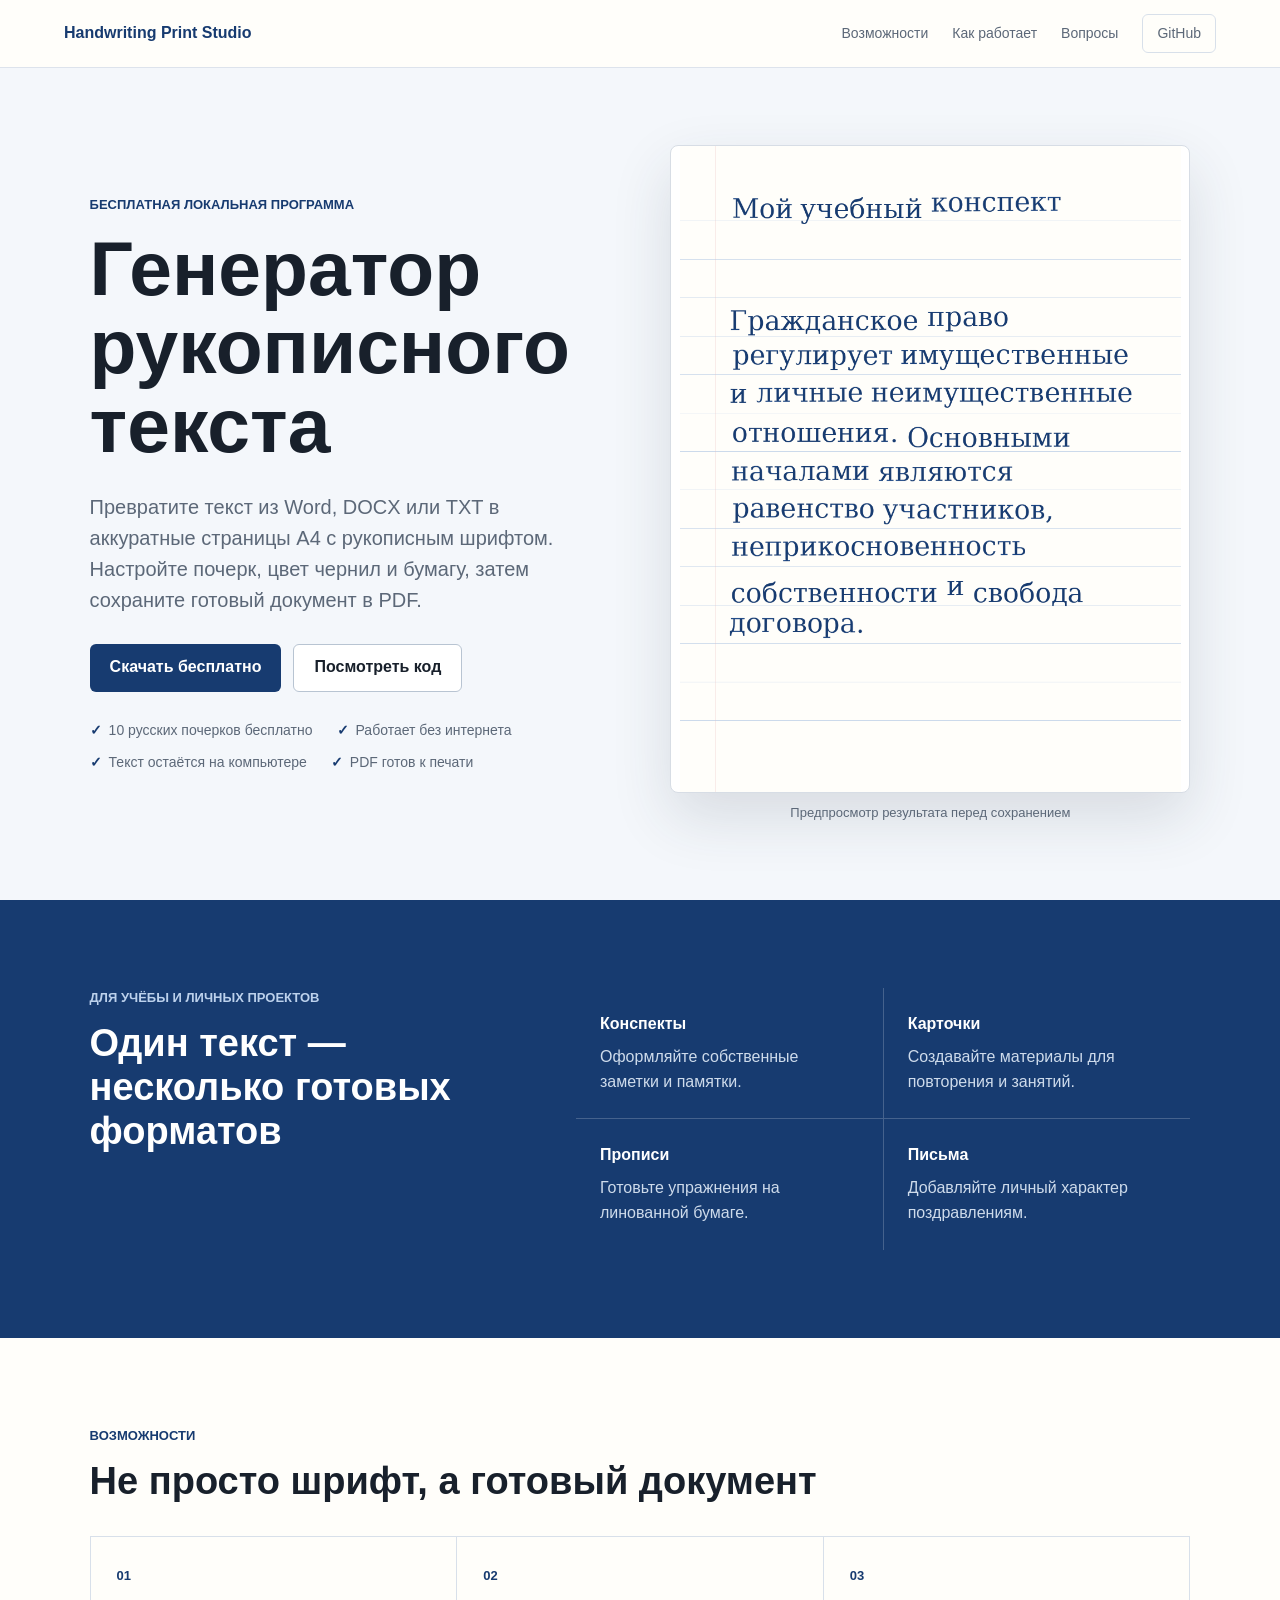
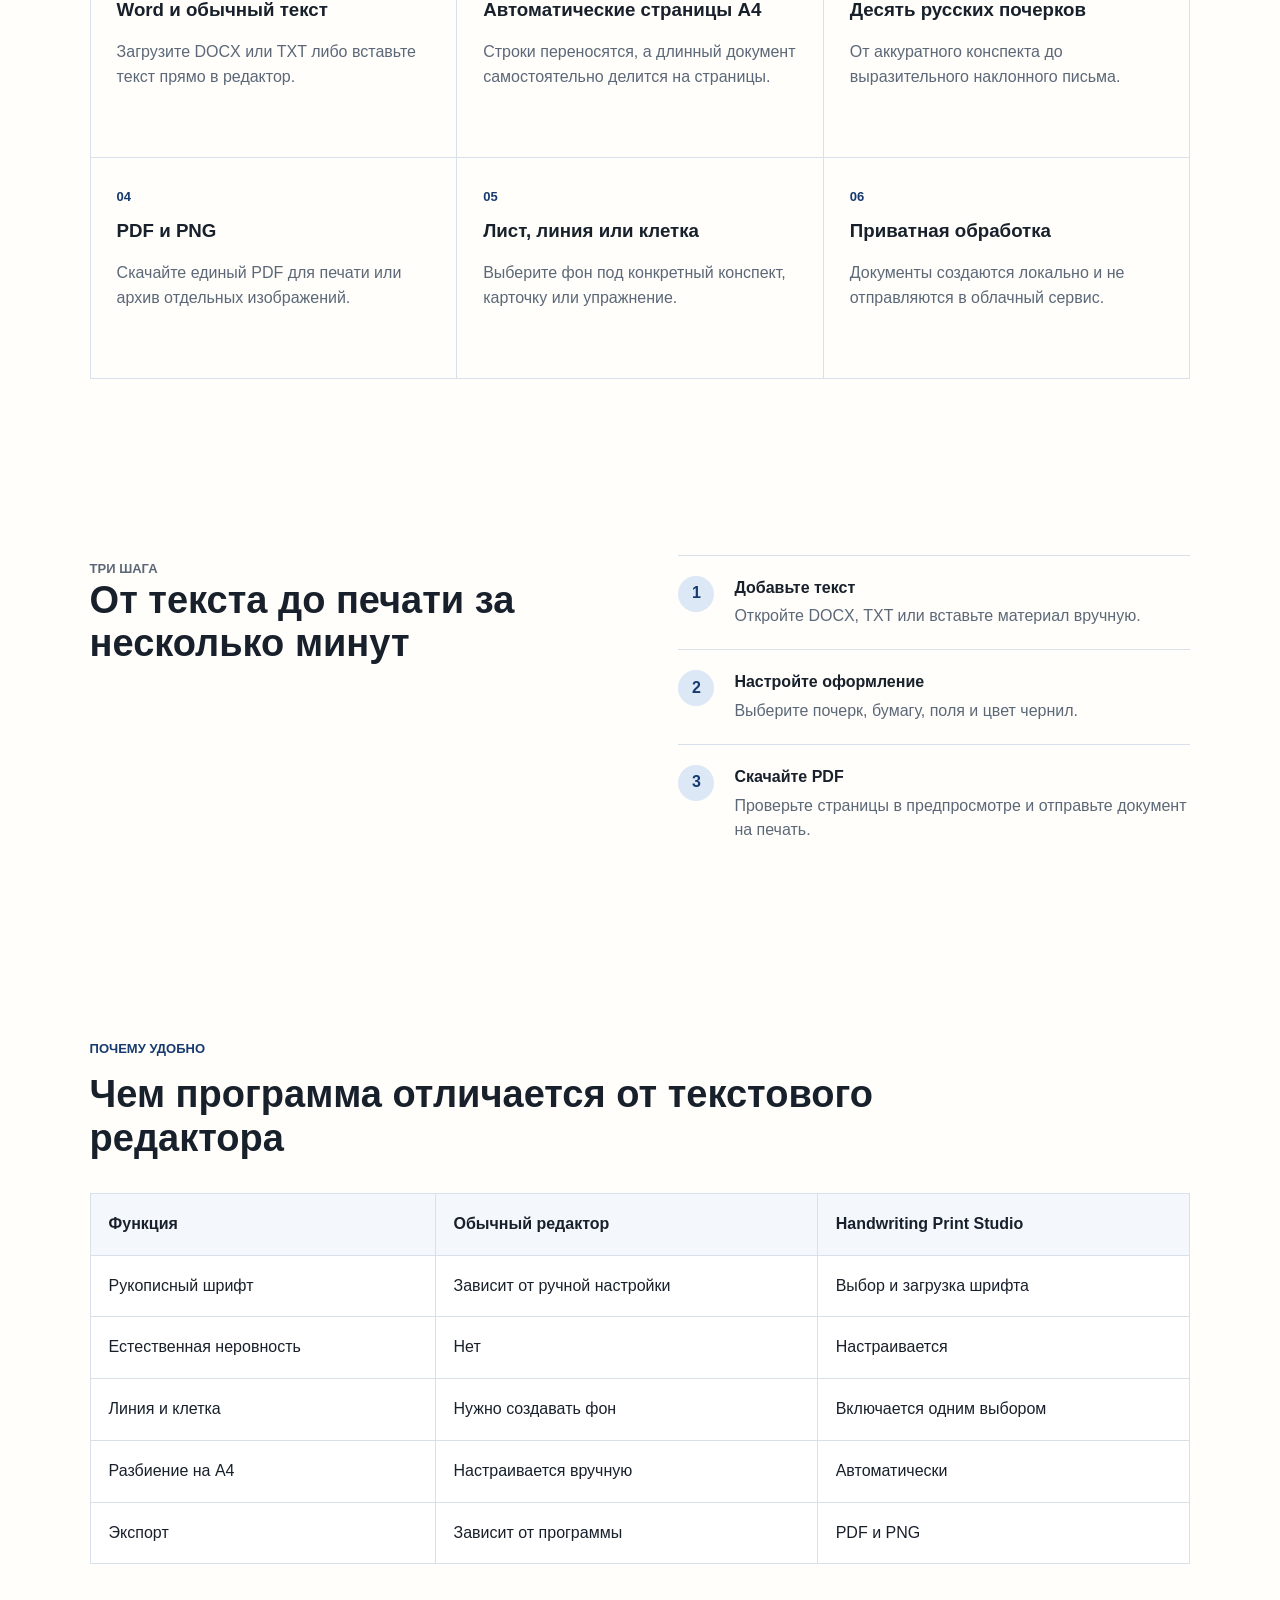
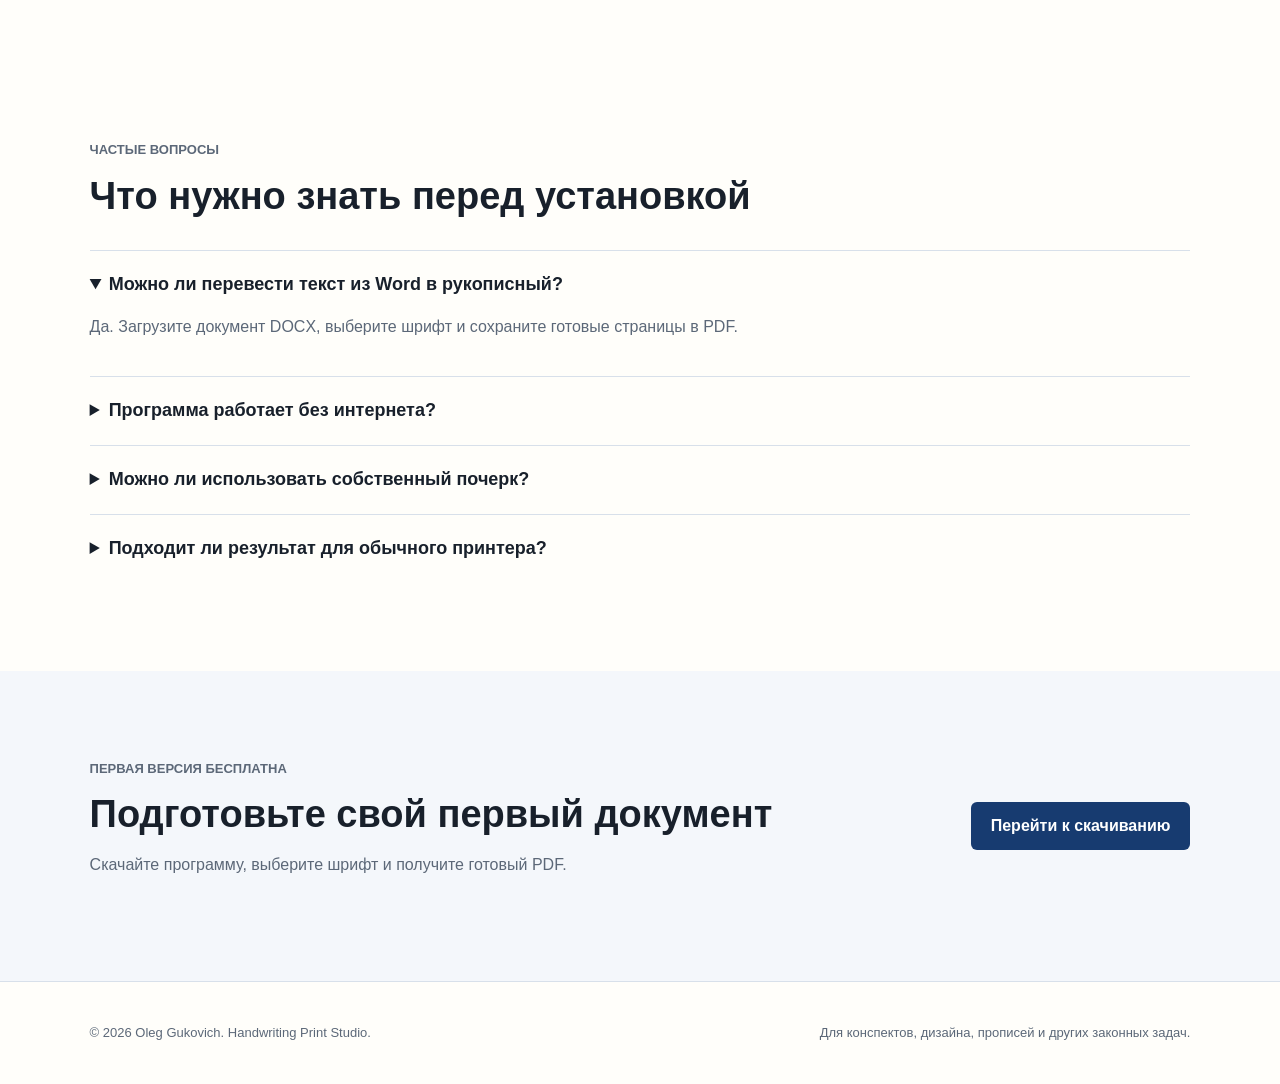
<file: docs/index.html>
<!doctype html>
<html lang="ru">
<head>
  <meta charset="utf-8">
  <meta name="viewport" content="width=device-width, initial-scale=1">
  <title>Генератор рукописного текста в PDF | Handwriting Print Studio</title>
  <meta name="description" content="Программа превращает текст из Word, DOCX и TXT в страницы A4 с рукописным шрифтом. Предпросмотр, настройка почерка, экспорт PDF и PNG для печати.">
  <meta name="robots" content="index,follow,max-image-preview:large">
  <meta name="author" content="Oleg Gukovich">
  <meta name="theme-color" content="#f4f7fb">
  <link rel="canonical" href="https://OlegOg777.github.io/handwriting-print-studio/">
  <meta property="og:type" content="website">
  <meta property="og:locale" content="ru_RU">
  <meta property="og:title" content="Handwriting Print Studio — генератор рукописного текста">
  <meta property="og:description" content="Создавайте конспекты, карточки, письма и страницы A4 в рукописном стиле. Экспортируйте результат в PDF или PNG.">
  <meta property="og:url" content="https://OlegOg777.github.io/handwriting-print-studio/">
  <meta property="og:image" content="https://OlegOg777.github.io/handwriting-print-studio/assets/preview.png">
  <meta name="twitter:card" content="summary_large_image">
  <link rel="stylesheet" href="assets/styles.css">
  <script type="application/ld+json">
  {
    "@context": "https://schema.org",
    "@type": "SoftwareApplication",
    "name": "Handwriting Print Studio",
    "applicationCategory": "DesignApplication",
    "operatingSystem": "macOS, Windows, Linux",
    "description": "Локальный генератор рукописного текста с экспортом страниц A4 в PDF и PNG.",
    "softwareVersion": "0.1.0",
    "isAccessibleForFree": true,
    "license": "https://opensource.org/license/mit",
    "author": {
      "@type": "Person",
      "name": "Oleg Gukovich"
    },
    "downloadUrl": "https://github.com/OlegOg777/handwriting-print-studio/releases",
    "codeRepository": "https://github.com/OlegOg777/handwriting-print-studio"
  }
  </script>
</head>
<body>
  <header class="site-header">
    <a class="brand" href="#top">Handwriting Print Studio</a>
    <nav aria-label="Основная навигация">
      <a href="#features">Возможности</a>
      <a href="#how">Как работает</a>
      <a href="#faq">Вопросы</a>
      <a class="header-button" href="https://github.com/OlegOg777/handwriting-print-studio">GitHub</a>
    </nav>
  </header>

  <main id="top">
    <section class="hero">
      <div class="hero-copy">
        <p class="eyebrow">Бесплатная локальная программа</p>
        <h1>Генератор рукописного текста</h1>
        <p class="lead">
          Превратите текст из Word, DOCX или TXT в аккуратные страницы A4
          с рукописным шрифтом. Настройте почерк, цвет чернил и бумагу,
          затем сохраните готовый документ в PDF.
        </p>
        <div class="actions">
          <a class="primary-button" href="https://github.com/OlegOg777/handwriting-print-studio/releases">Скачать бесплатно</a>
          <a class="secondary-button" href="https://github.com/OlegOg777/handwriting-print-studio">Посмотреть код</a>
        </div>
        <ul class="trust-list" aria-label="Преимущества">
          <li>10 русских почерков бесплатно</li>
          <li>Работает без интернета</li>
          <li>Текст остаётся на компьютере</li>
          <li>PDF готов к печати</li>
        </ul>
      </div>
      <figure class="product-preview">
        <img src="assets/preview.png" alt="Страница A4 с текстом в рукописном стиле, созданная в Handwriting Print Studio" width="720" height="920">
        <figcaption>Предпросмотр результата перед сохранением</figcaption>
      </figure>
    </section>

    <section class="audience band">
      <div>
        <p class="eyebrow">Для учёбы и личных проектов</p>
        <h2>Один текст — несколько готовых форматов</h2>
      </div>
      <div class="audience-grid">
        <article><strong>Конспекты</strong><span>Оформляйте собственные заметки и памятки.</span></article>
        <article><strong>Карточки</strong><span>Создавайте материалы для повторения и занятий.</span></article>
        <article><strong>Прописи</strong><span>Готовьте упражнения на линованной бумаге.</span></article>
        <article><strong>Письма</strong><span>Добавляйте личный характер поздравлениям.</span></article>
      </div>
    </section>

    <section id="features" class="section">
      <p class="eyebrow">Возможности</p>
      <h2>Не просто шрифт, а готовый документ</h2>
      <div class="feature-grid">
        <article>
          <span class="feature-number">01</span>
          <h3>Word и обычный текст</h3>
          <p>Загрузите DOCX или TXT либо вставьте текст прямо в редактор.</p>
        </article>
        <article>
          <span class="feature-number">02</span>
          <h3>Автоматические страницы A4</h3>
          <p>Строки переносятся, а длинный документ самостоятельно делится на страницы.</p>
        </article>
        <article>
          <span class="feature-number">03</span>
          <h3>Десять русских почерков</h3>
          <p>От аккуратного конспекта до выразительного наклонного письма.</p>
        </article>
        <article>
          <span class="feature-number">04</span>
          <h3>PDF и PNG</h3>
          <p>Скачайте единый PDF для печати или архив отдельных изображений.</p>
        </article>
        <article>
          <span class="feature-number">05</span>
          <h3>Лист, линия или клетка</h3>
          <p>Выберите фон под конкретный конспект, карточку или упражнение.</p>
        </article>
        <article>
          <span class="feature-number">06</span>
          <h3>Приватная обработка</h3>
          <p>Документы создаются локально и не отправляются в облачный сервис.</p>
        </article>
      </div>
    </section>

    <section id="how" class="section how">
      <div>
        <p class="eyebrow">Три шага</p>
        <h2>От текста до печати за несколько минут</h2>
      </div>
      <ol>
        <li><span>1</span><div><strong>Добавьте текст</strong><p>Откройте DOCX, TXT или вставьте материал вручную.</p></div></li>
        <li><span>2</span><div><strong>Настройте оформление</strong><p>Выберите почерк, бумагу, поля и цвет чернил.</p></div></li>
        <li><span>3</span><div><strong>Скачайте PDF</strong><p>Проверьте страницы в предпросмотре и отправьте документ на печать.</p></div></li>
      </ol>
    </section>

    <section class="section comparison">
      <p class="eyebrow">Почему удобно</p>
      <h2>Чем программа отличается от текстового редактора</h2>
      <div class="table-wrap">
        <table>
          <thead><tr><th>Функция</th><th>Обычный редактор</th><th>Handwriting Print Studio</th></tr></thead>
          <tbody>
            <tr><td>Рукописный шрифт</td><td>Зависит от ручной настройки</td><td>Выбор и загрузка шрифта</td></tr>
            <tr><td>Естественная неровность</td><td>Нет</td><td>Настраивается</td></tr>
            <tr><td>Линия и клетка</td><td>Нужно создавать фон</td><td>Включается одним выбором</td></tr>
            <tr><td>Разбиение на A4</td><td>Настраивается вручную</td><td>Автоматически</td></tr>
            <tr><td>Экспорт</td><td>Зависит от программы</td><td>PDF и PNG</td></tr>
          </tbody>
        </table>
      </div>
    </section>

    <section id="faq" class="section faq">
      <p class="eyebrow">Частые вопросы</p>
      <h2>Что нужно знать перед установкой</h2>
      <details open>
        <summary>Можно ли перевести текст из Word в рукописный?</summary>
        <p>Да. Загрузите документ DOCX, выберите шрифт и сохраните готовые страницы в PDF.</p>
      </details>
      <details>
        <summary>Программа работает без интернета?</summary>
        <p>Да. После установки генерация документов выполняется локально на компьютере.</p>
      </details>
      <details>
        <summary>Можно ли использовать собственный почерк?</summary>
        <p>Бесплатная версия принимает готовый TTF или OTF. Создание шрифта по образцу планируется в PRO-версии.</p>
      </details>
      <details>
        <summary>Подходит ли результат для обычного принтера?</summary>
        <p>Да. Программа создаёт страницы A4 и многостраничный PDF, который можно распечатать стандартным способом.</p>
      </details>
    </section>

    <section class="cta">
      <div>
        <p class="eyebrow">Первая версия бесплатна</p>
        <h2>Подготовьте свой первый документ</h2>
        <p>Скачайте программу, выберите шрифт и получите готовый PDF.</p>
      </div>
      <a class="primary-button" href="https://github.com/OlegOg777/handwriting-print-studio/releases">Перейти к скачиванию</a>
    </section>
  </main>

  <footer>
    <p>© 2026 Oleg Gukovich. Handwriting Print Studio.</p>
    <p>Для конспектов, дизайна, прописей и других законных задач.</p>
  </footer>
</body>
</html>
</file>
<file: docs/assets/styles.css>
:root {
  color-scheme: light;
  --ink: #173b70;
  --text: #18202b;
  --muted: #5c6878;
  --line: #d8e0ea;
  --paper: #fffefa;
  --surface: #f4f7fb;
  --accent: #dce8f6;
}

* { box-sizing: border-box; }

html { scroll-behavior: smooth; }

body {
  margin: 0;
  background: var(--paper);
  color: var(--text);
  font-family: -apple-system, BlinkMacSystemFont, "Segoe UI", sans-serif;
  line-height: 1.55;
}

a { color: inherit; }

.site-header {
  position: sticky;
  top: 0;
  z-index: 10;
  display: flex;
  align-items: center;
  justify-content: space-between;
  min-height: 68px;
  padding: 0 5vw;
  border-bottom: 1px solid rgba(216, 224, 234, .85);
  background: rgba(255, 254, 250, .94);
  backdrop-filter: blur(12px);
}

.brand {
  color: var(--ink);
  font-weight: 750;
  text-decoration: none;
}

nav {
  display: flex;
  align-items: center;
  gap: 24px;
}

nav a {
  color: var(--muted);
  font-size: 14px;
  text-decoration: none;
}

.header-button {
  padding: 8px 14px;
  border: 1px solid var(--line);
  border-radius: 6px;
}

.hero {
  display: grid;
  grid-template-columns: minmax(0, 1fr) minmax(320px, 520px);
  align-items: center;
  gap: 6vw;
  min-height: calc(100vh - 68px);
  padding: 64px 7vw;
  overflow: hidden;
  background: var(--surface);
}

.eyebrow {
  margin: 0 0 14px;
  color: var(--ink);
  font-size: 13px;
  font-weight: 750;
  text-transform: uppercase;
}

h1, h2, h3, p { letter-spacing: 0; }

h1 {
  max-width: 760px;
  margin: 0;
  font-size: clamp(44px, 6vw, 78px);
  line-height: 1.02;
}

h2 {
  max-width: 820px;
  margin: 0 0 32px;
  font-size: 38px;
  line-height: 1.15;
}

h3 { margin: 8px 0; }

.lead {
  max-width: 680px;
  margin: 28px 0;
  color: var(--muted);
  font-size: 20px;
}

.actions {
  display: flex;
  flex-wrap: wrap;
  gap: 12px;
}

.primary-button,
.secondary-button {
  display: inline-flex;
  align-items: center;
  justify-content: center;
  min-height: 48px;
  padding: 0 20px;
  border-radius: 6px;
  font-weight: 700;
  text-decoration: none;
}

.primary-button {
  background: var(--ink);
  color: white;
}

.secondary-button {
  border: 1px solid #b8c4d2;
  background: white;
}

.trust-list {
  display: flex;
  flex-wrap: wrap;
  gap: 10px 24px;
  margin: 28px 0 0;
  padding: 0;
  color: var(--muted);
  font-size: 14px;
  list-style: none;
}

.trust-list li::before {
  content: "✓";
  margin-right: 7px;
  color: var(--ink);
  font-weight: 800;
}

.product-preview {
  margin: 0;
}

.product-preview img {
  display: block;
  width: 100%;
  height: auto;
  max-height: 72vh;
  object-fit: contain;
  border: 1px solid #d7dde5;
  border-radius: 8px;
  background: white;
  box-shadow: 0 24px 60px rgba(42, 54, 70, .14);
}

.product-preview figcaption {
  margin-top: 10px;
  color: var(--muted);
  font-size: 13px;
  text-align: center;
}

.band,
.section,
.cta {
  padding: 88px 7vw;
}

.band { background: var(--ink); color: white; }

.band .eyebrow { color: #bcd1ec; }

.audience {
  display: grid;
  grid-template-columns: .8fr 1.2fr;
  gap: 6vw;
}

.audience-grid,
.feature-grid {
  display: grid;
  grid-template-columns: repeat(2, minmax(0, 1fr));
  gap: 1px;
  background: rgba(255,255,255,.2);
}

.audience-grid article {
  display: flex;
  flex-direction: column;
  min-height: 120px;
  padding: 24px;
  background: var(--ink);
}

.audience-grid span { margin-top: 8px; color: #cedbeb; }

.section { max-width: 1280px; margin: auto; }

.feature-grid {
  grid-template-columns: repeat(3, minmax(0, 1fr));
  background: var(--line);
  border: 1px solid var(--line);
}

.feature-grid article {
  min-height: 220px;
  padding: 26px;
  background: var(--paper);
}

.feature-number {
  color: var(--ink);
  font-size: 13px;
  font-weight: 800;
}

.feature-grid p,
.how p,
.faq p,
.cta p {
  color: var(--muted);
}

.how {
  display: grid;
  grid-template-columns: 1fr 1fr;
  gap: 6vw;
}

.how ol { margin: 0; padding: 0; list-style: none; }

.how li {
  display: flex;
  gap: 20px;
  padding: 20px 0;
  border-top: 1px solid var(--line);
}

.how li > span {
  display: grid;
  flex: 0 0 36px;
  height: 36px;
  place-items: center;
  border-radius: 50%;
  background: var(--accent);
  color: var(--ink);
  font-weight: 800;
}

.how p { margin: 4px 0 0; }

.table-wrap { overflow-x: auto; }

table {
  width: 100%;
  border-collapse: collapse;
  background: white;
}

th, td {
  padding: 18px;
  border: 1px solid var(--line);
  text-align: left;
}

th { background: var(--surface); }

.faq details {
  border-top: 1px solid var(--line);
  padding: 20px 0;
}

.faq summary {
  cursor: pointer;
  font-size: 18px;
  font-weight: 700;
}

.faq details p { max-width: 820px; }

.cta {
  display: flex;
  align-items: center;
  justify-content: space-between;
  gap: 32px;
  background: var(--surface);
}

.cta h2 { margin-bottom: 10px; }

footer {
  display: flex;
  justify-content: space-between;
  gap: 24px;
  padding: 28px 7vw;
  border-top: 1px solid var(--line);
  color: var(--muted);
  font-size: 13px;
}

@media (max-width: 860px) {
  nav a:not(.header-button) { display: none; }
  .hero,
  .audience,
  .how {
    grid-template-columns: 1fr;
  }
  .hero {
    min-height: 0;
    padding-top: 56px;
  }
  h1 { font-size: 46px; }
  h2 { font-size: 32px; }
  .product-preview img { max-height: none; }
  .feature-grid { grid-template-columns: 1fr 1fr; }
  .cta, footer { align-items: flex-start; flex-direction: column; }
}

@media (max-width: 560px) {
  .site-header { padding: 0 20px; }
  .hero, .band, .section, .cta { padding: 56px 20px; }
  h1 { font-size: 40px; }
  .lead { font-size: 18px; }
  .audience-grid,
  .feature-grid { grid-template-columns: 1fr; }
  .primary-button, .secondary-button { width: 100%; }
  footer { padding: 28px 20px; }
}
</file>
